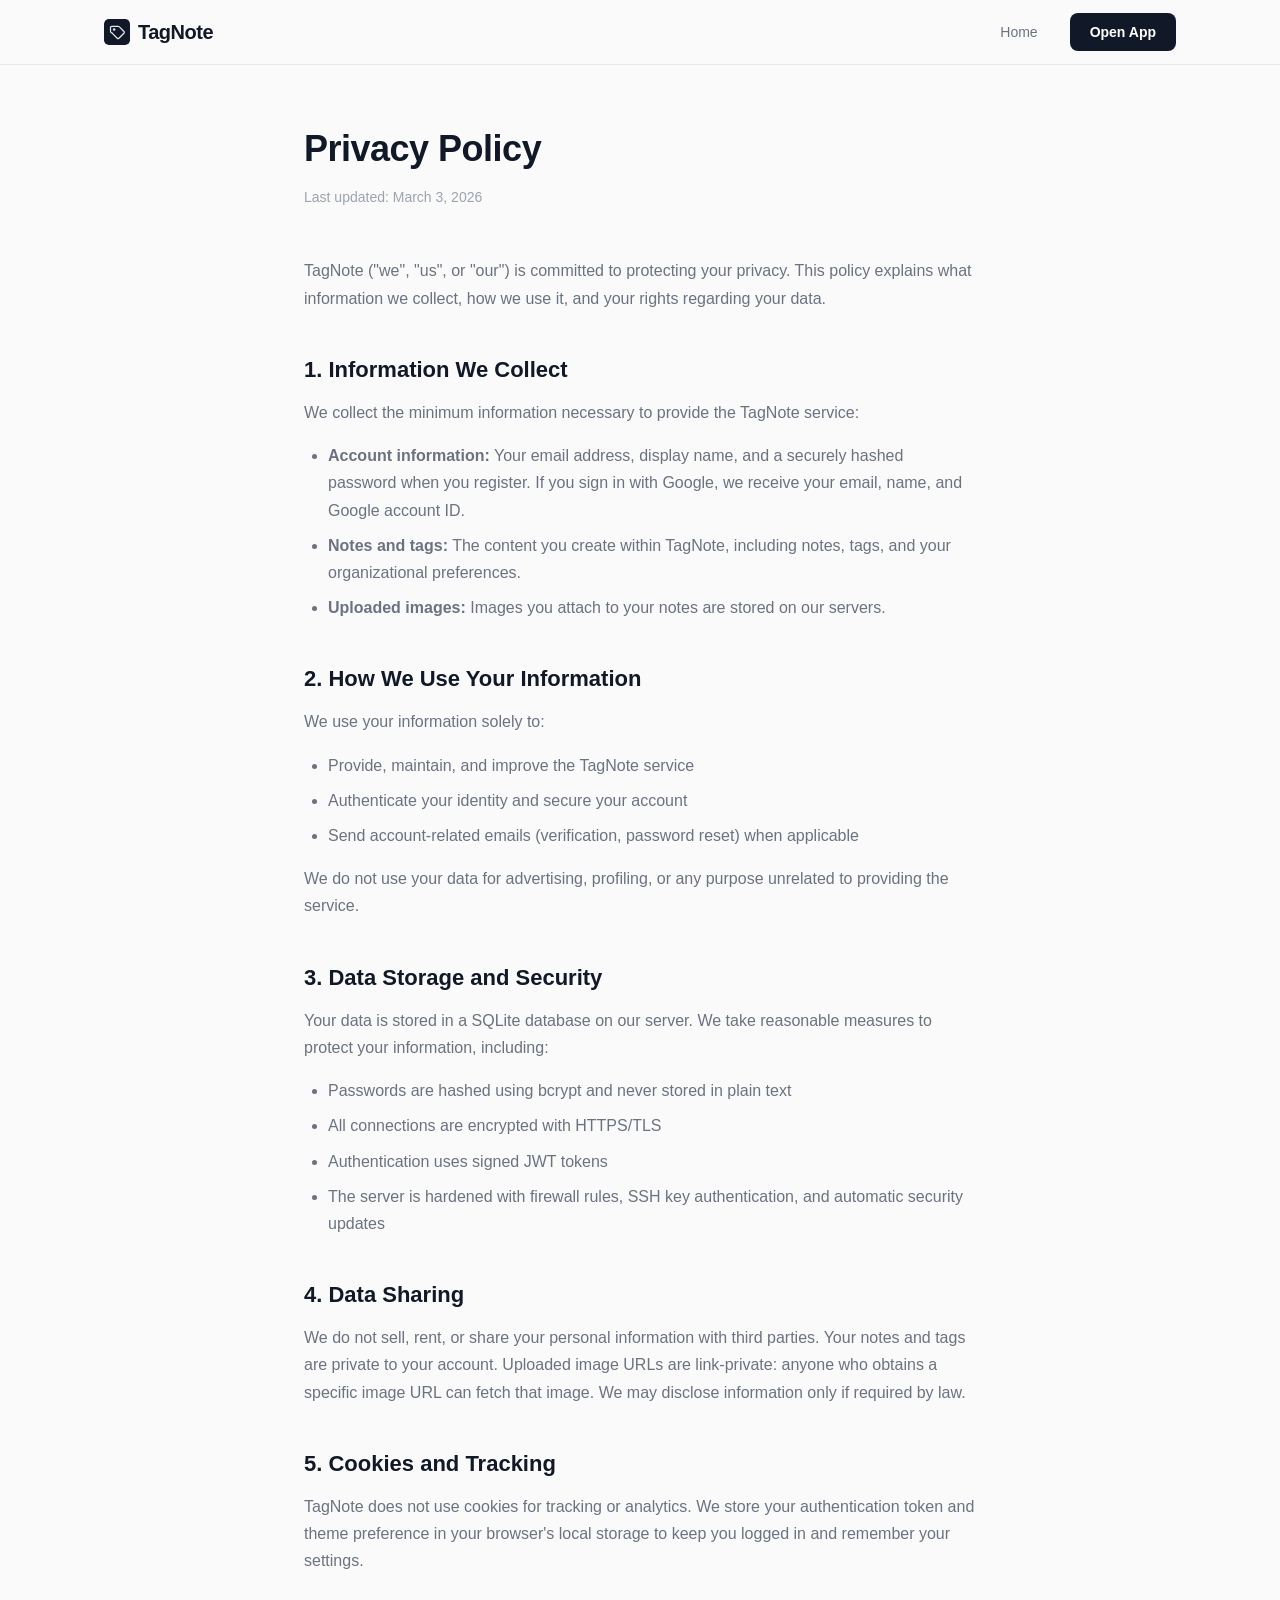
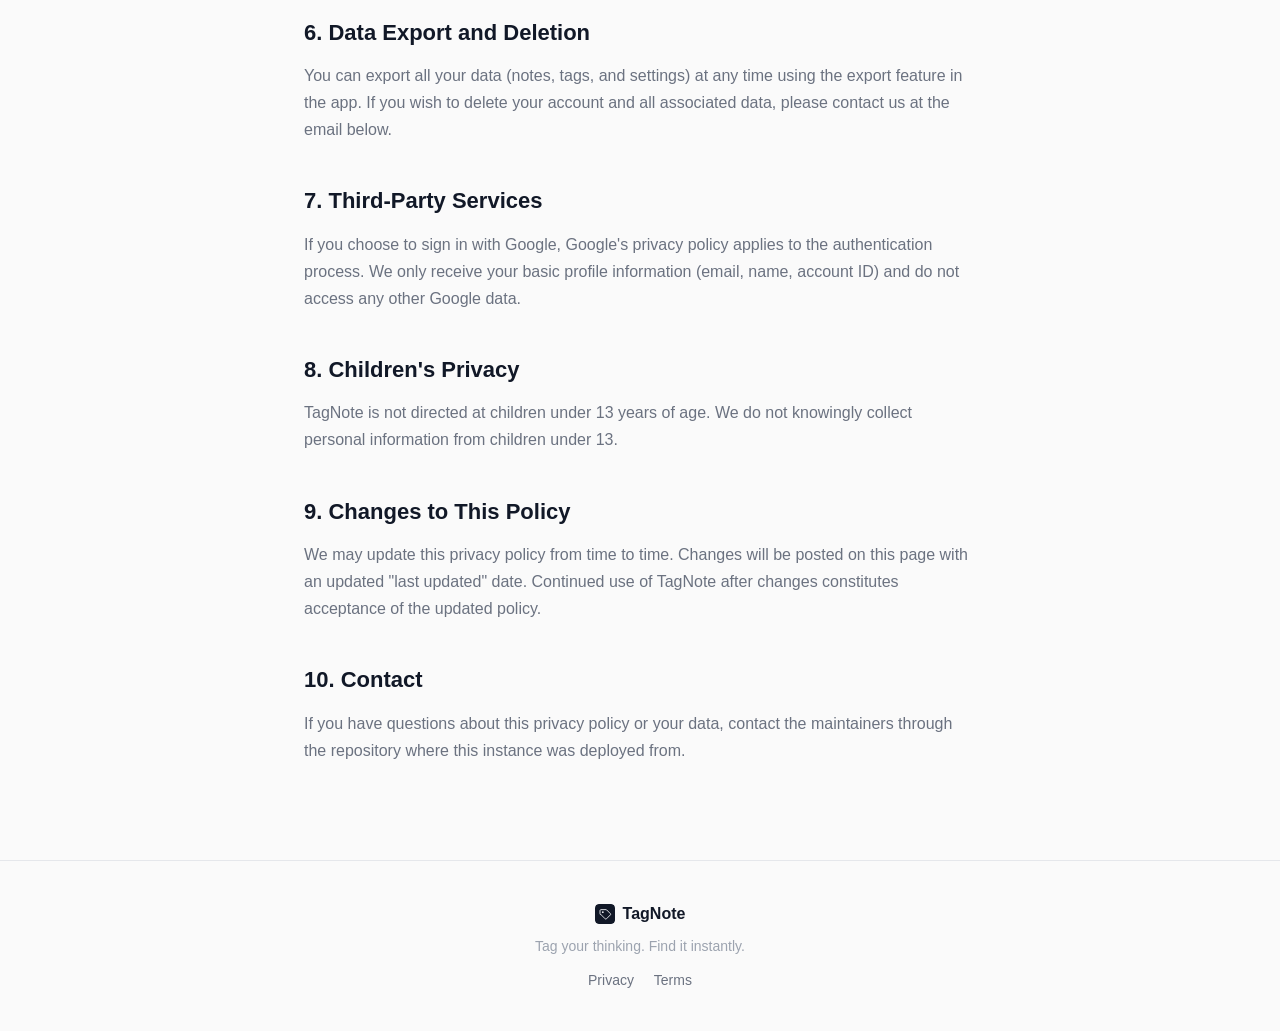
<file: web/privacy.html>
<!DOCTYPE html>
<html lang="en">
<head>
    <meta charset="UTF-8">
    <meta name="viewport" content="width=device-width, initial-scale=1.0">
    <meta name="theme-color" content="#ffffff">
    <title>Privacy Policy — TagNote</title>
    <meta name="description" content="TagNote privacy policy. How we handle your data, what we collect, and your rights.">
    <link rel="icon" href="/favicon.svg" type="image/svg+xml">
    <link rel="apple-touch-icon" href="/icon-192.svg">
    <style>
        *, *::before, *::after { margin: 0; padding: 0; box-sizing: border-box; }

        :root {
            --bg: #fafafa;
            --bg-card: #ffffff;
            --text: #111827;
            --text-secondary: #6b7280;
            --text-muted: #9ca3af;
            --accent: #111827;
            --accent-hover: #374151;
            --border: #e5e7eb;
        }

        html { scroll-behavior: smooth; }

        body {
            font-family: -apple-system, BlinkMacSystemFont, 'Segoe UI', Roboto, 'Helvetica Neue', Arial, sans-serif;
            color: var(--text);
            background: var(--bg);
            line-height: 1.6;
            -webkit-font-smoothing: antialiased;
        }

        /* ===== Nav ===== */
        .nav {
            position: fixed;
            top: 0;
            left: 0;
            right: 0;
            z-index: 100;
            background: rgba(250, 250, 250, 0.85);
            backdrop-filter: blur(12px);
            border-bottom: 1px solid var(--border);
        }
        .nav-inner {
            max-width: 1120px;
            margin: 0 auto;
            padding: 0 24px;
            height: 64px;
            display: flex;
            align-items: center;
            justify-content: space-between;
        }
        .nav-brand {
            font-size: 20px;
            font-weight: 800;
            letter-spacing: -0.5px;
            color: var(--text);
            text-decoration: none;
            display: flex;
            align-items: center;
            gap: 8px;
        }
        .nav-brand svg {
            flex-shrink: 0;
            border-radius: 4px;
        }
        .nav-links { display: flex; gap: 32px; align-items: center; }
        .nav-links a {
            font-size: 14px;
            color: var(--text-secondary);
            text-decoration: none;
            font-weight: 500;
            transition: color 0.15s;
        }
        .nav-links a:hover { color: var(--text); }
        .nav-cta {
            background: var(--accent) !important;
            color: #fff !important;
            padding: 8px 20px;
            border-radius: 8px;
            font-weight: 600 !important;
            transition: background 0.15s;
        }
        .nav-cta:hover { background: var(--accent-hover) !important; }

        /* ===== Content ===== */
        .content {
            max-width: 720px;
            margin: 0 auto;
            padding: 120px 24px 80px;
        }
        .content h1 {
            font-size: 36px;
            font-weight: 800;
            letter-spacing: -0.5px;
            margin-bottom: 8px;
        }
        .content .last-updated {
            font-size: 14px;
            color: var(--text-muted);
            margin-bottom: 48px;
        }
        .content h2 {
            font-size: 22px;
            font-weight: 700;
            margin-top: 40px;
            margin-bottom: 12px;
        }
        .content p {
            font-size: 16px;
            color: var(--text-secondary);
            margin-bottom: 16px;
            line-height: 1.7;
        }
        .content ul {
            margin-bottom: 16px;
            padding-left: 24px;
        }
        .content li {
            font-size: 16px;
            color: var(--text-secondary);
            margin-bottom: 8px;
            line-height: 1.7;
        }
        .content a {
            color: var(--accent);
            text-decoration: underline;
        }
        .content a:hover {
            color: var(--accent-hover);
        }

        /* ===== Footer ===== */
        .footer {
            border-top: 1px solid var(--border);
            padding: 40px 24px;
            text-align: center;
        }
        .footer-brand {
            display: inline-flex;
            align-items: center;
            gap: 8px;
            margin-bottom: 8px;
        }
        .footer-brand svg {
            border-radius: 4px;
        }
        .footer-brand span {
            font-size: 16px;
            font-weight: 700;
            color: var(--text);
        }
        .footer p {
            font-size: 14px;
            color: var(--text-muted);
        }
        .footer a {
            color: var(--text-secondary);
            text-decoration: none;
        }
        .footer a:hover { color: var(--text); }
        .footer-links {
            margin-top: 12px;
            font-size: 14px;
        }
        .footer-links a {
            margin: 0 8px;
        }

        @media (max-width: 768px) {
            .nav-links a:not(.nav-cta) { display: none; }
        }
    </style>
</head>
<body>

<!-- Nav -->
<nav class="nav">
    <div class="nav-inner">
        <a href="/" class="nav-brand">
            <svg width="26" height="26" viewBox="0 0 32 32"><rect width="32" height="32" rx="6" fill="#111827"/><path d="M8 10.5C8 9.67 8.67 9 9.5 9H17.59c.4 0 .78.16 1.06.44l5.91 5.91a1.5 1.5 0 010 2.12l-6.21 6.21a1.5 1.5 0 01-2.12 0l-5.91-5.91A1.5 1.5 0 019.88 17H9.5A1.5 1.5 0 018 15.5V10.5z" fill="none" stroke="#e5e7eb" stroke-width="1.5"/><circle cx="12.5" cy="13" r="1.5" fill="#e5e7eb"/></svg>
            TagNote
        </a>
        <div class="nav-links">
            <a href="/">Home</a>
            <a href="/app" class="nav-cta">Open App</a>
        </div>
    </div>
</nav>

<!-- Privacy Policy -->
<div class="content">
    <h1>Privacy Policy</h1>
    <p class="last-updated">Last updated: March 3, 2026</p>

    <p>TagNote ("we", "us", or "our") is committed to protecting your privacy. This policy explains what information we collect, how we use it, and your rights regarding your data.</p>

    <h2>1. Information We Collect</h2>
    <p>We collect the minimum information necessary to provide the TagNote service:</p>
    <ul>
        <li><strong>Account information:</strong> Your email address, display name, and a securely hashed password when you register. If you sign in with Google, we receive your email, name, and Google account ID.</li>
        <li><strong>Notes and tags:</strong> The content you create within TagNote, including notes, tags, and your organizational preferences.</li>
        <li><strong>Uploaded images:</strong> Images you attach to your notes are stored on our servers.</li>
    </ul>

    <h2>2. How We Use Your Information</h2>
    <p>We use your information solely to:</p>
    <ul>
        <li>Provide, maintain, and improve the TagNote service</li>
        <li>Authenticate your identity and secure your account</li>
        <li>Send account-related emails (verification, password reset) when applicable</li>
    </ul>
    <p>We do not use your data for advertising, profiling, or any purpose unrelated to providing the service.</p>

    <h2>3. Data Storage and Security</h2>
    <p>Your data is stored in a SQLite database on our server. We take reasonable measures to protect your information, including:</p>
    <ul>
        <li>Passwords are hashed using bcrypt and never stored in plain text</li>
        <li>All connections are encrypted with HTTPS/TLS</li>
        <li>Authentication uses signed JWT tokens</li>
        <li>The server is hardened with firewall rules, SSH key authentication, and automatic security updates</li>
    </ul>

    <h2>4. Data Sharing</h2>
    <p>We do not sell, rent, or share your personal information with third parties. Your notes and tags are private to your account. Uploaded image URLs are link-private: anyone who obtains a specific image URL can fetch that image. We may disclose information only if required by law.</p>

    <h2>5. Cookies and Tracking</h2>
    <p>TagNote does not use cookies for tracking or analytics. We store your authentication token and theme preference in your browser's local storage to keep you logged in and remember your settings.</p>

    <h2>6. Data Export and Deletion</h2>
    <p>You can export all your data (notes, tags, and settings) at any time using the export feature in the app. If you wish to delete your account and all associated data, please contact us at the email below.</p>

    <h2>7. Third-Party Services</h2>
    <p>If you choose to sign in with Google, Google's privacy policy applies to the authentication process. We only receive your basic profile information (email, name, account ID) and do not access any other Google data.</p>

    <h2>8. Children's Privacy</h2>
    <p>TagNote is not directed at children under 13 years of age. We do not knowingly collect personal information from children under 13.</p>

    <h2>9. Changes to This Policy</h2>
    <p>We may update this privacy policy from time to time. Changes will be posted on this page with an updated "last updated" date. Continued use of TagNote after changes constitutes acceptance of the updated policy.</p>

    <h2>10. Contact</h2>
    <p>If you have questions about this privacy policy or your data, contact the maintainers through the repository where this instance was deployed from.</p>
</div>

<!-- Footer -->
<footer class="footer">
    <div class="footer-brand">
        <svg width="20" height="20" viewBox="0 0 32 32"><rect width="32" height="32" rx="6" fill="#111827"/><path d="M8 10.5C8 9.67 8.67 9 9.5 9H17.59c.4 0 .78.16 1.06.44l5.91 5.91a1.5 1.5 0 010 2.12l-6.21 6.21a1.5 1.5 0 01-2.12 0l-5.91-5.91A1.5 1.5 0 019.88 17H9.5A1.5 1.5 0 018 15.5V10.5z" fill="none" stroke="#e5e7eb" stroke-width="1.5"/><circle cx="12.5" cy="13" r="1.5" fill="#e5e7eb"/></svg>
        <span>TagNote</span>
    </div>
    <p>Tag your thinking. Find it instantly.</p>
    <div class="footer-links">
        <a href="/privacy">Privacy</a>
        <a href="/terms">Terms</a>
    </div>
</footer>

</body>
</html>
</file>
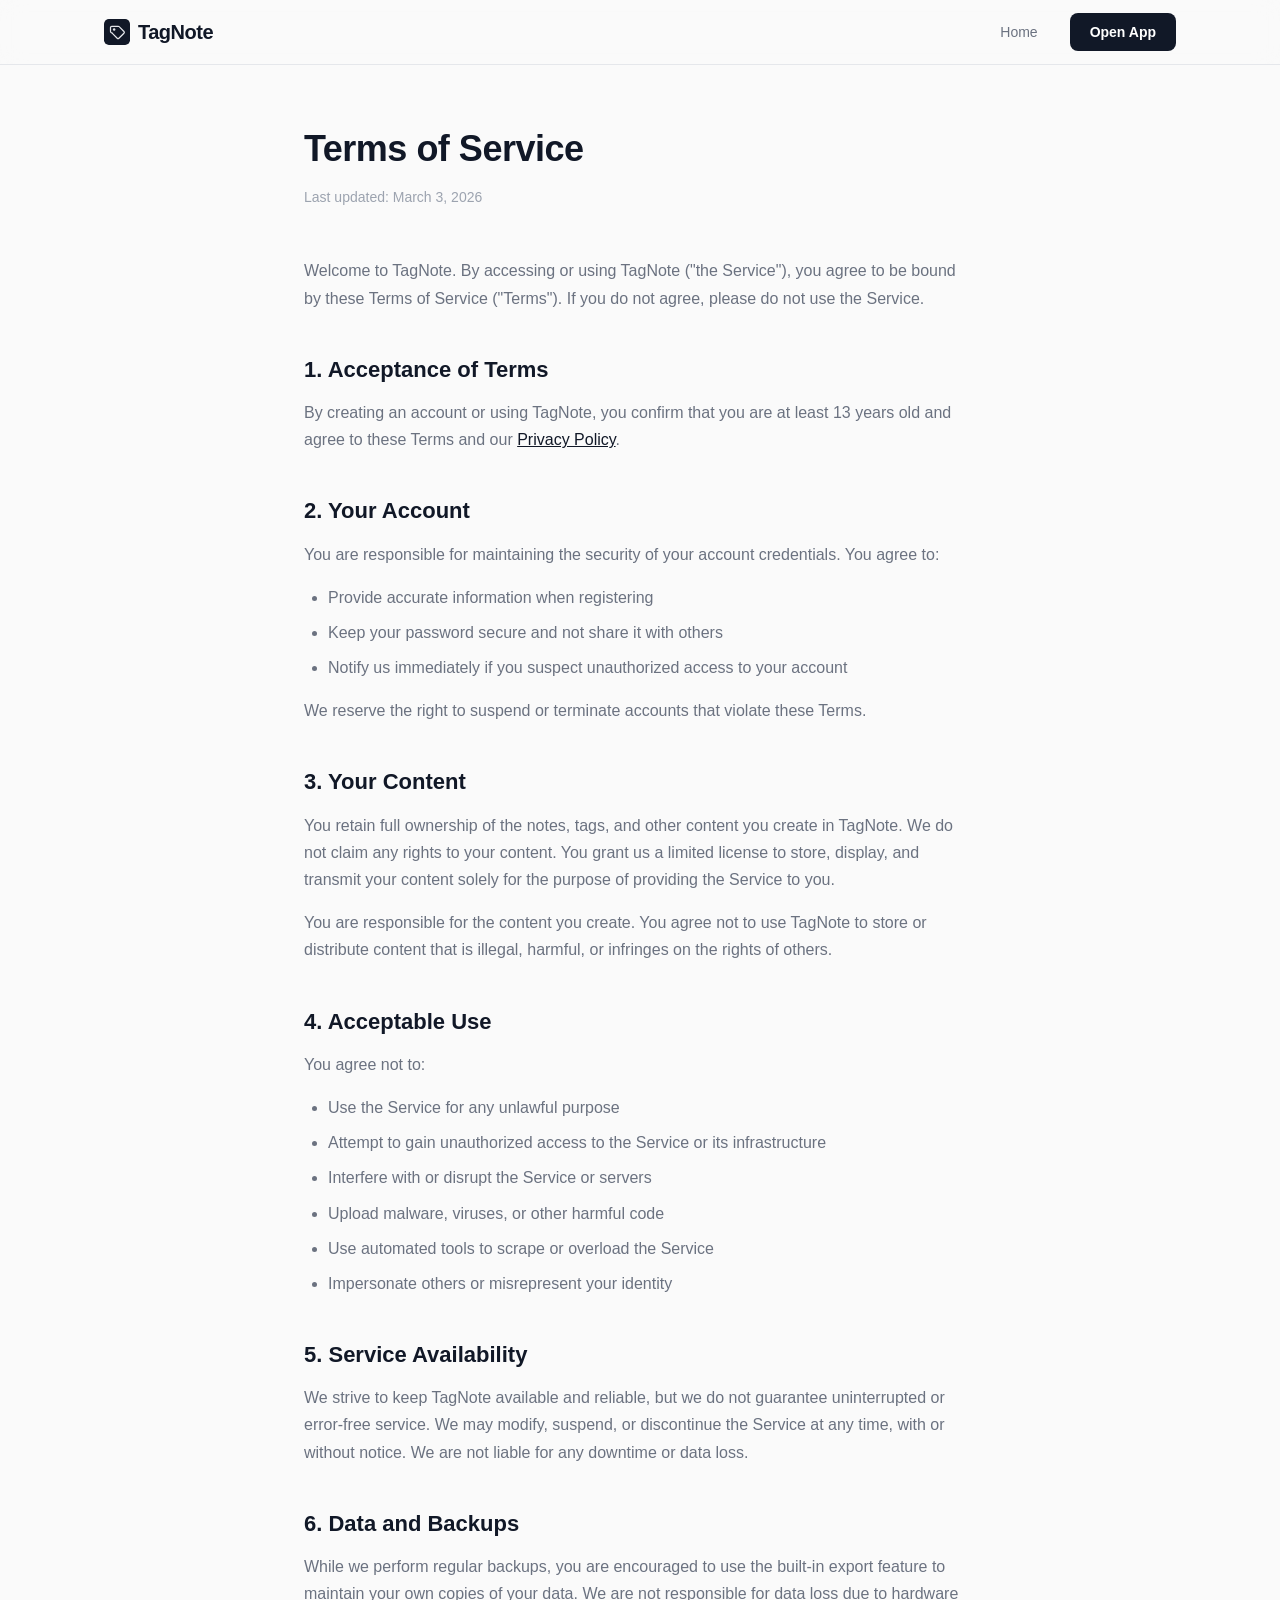
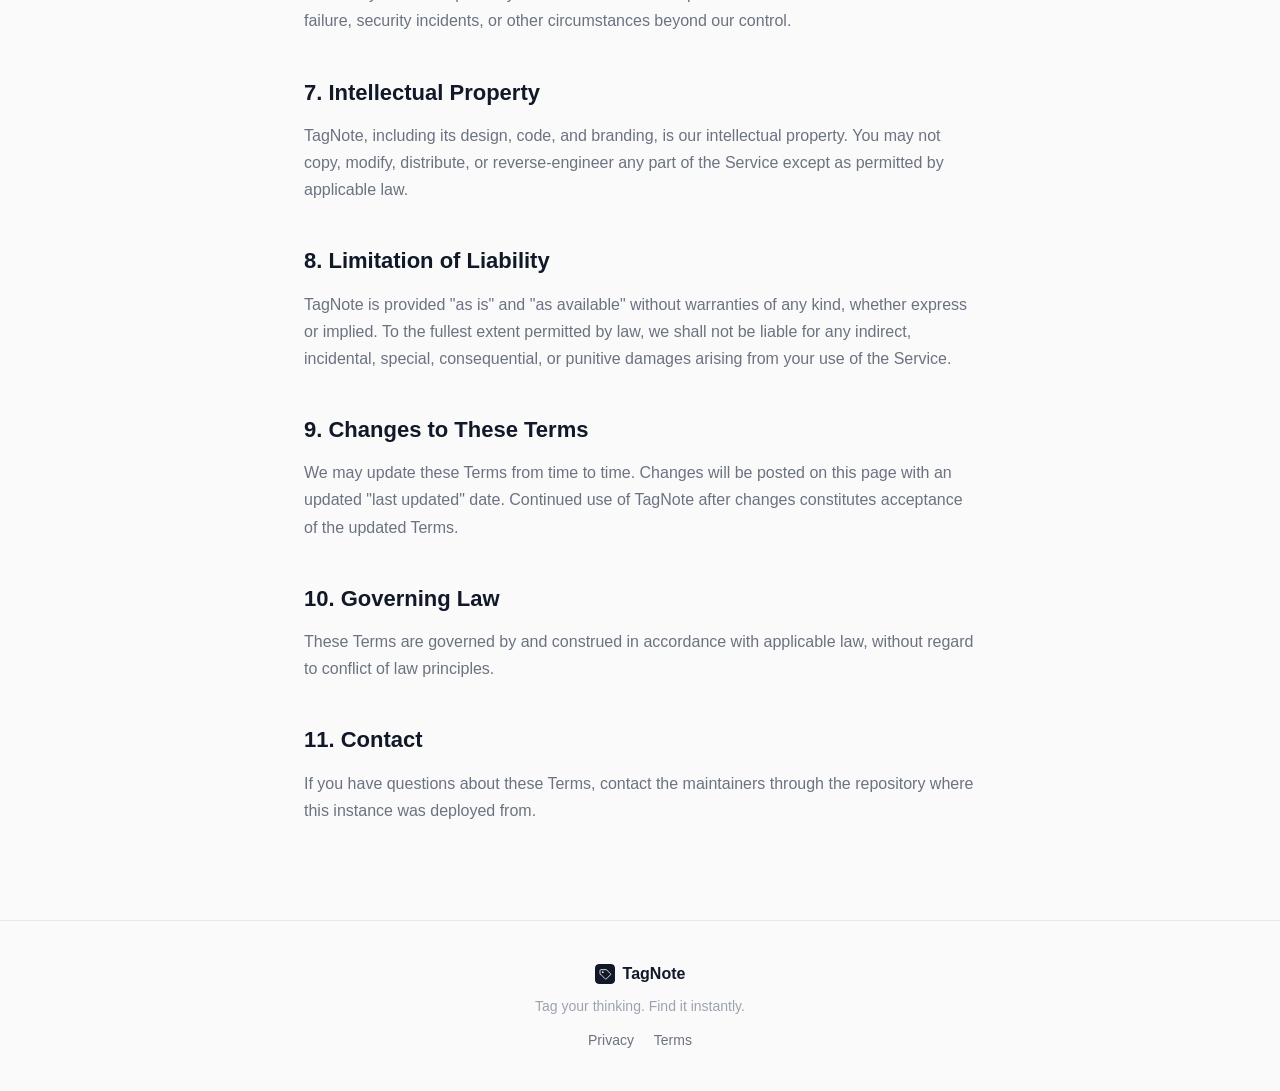
<file: web/terms.html>
<!DOCTYPE html>
<html lang="en">
<head>
    <meta charset="UTF-8">
    <meta name="viewport" content="width=device-width, initial-scale=1.0">
    <meta name="theme-color" content="#ffffff">
    <title>Terms of Service — TagNote</title>
    <meta name="description" content="TagNote terms of service. The rules and guidelines for using TagNote.">
    <link rel="icon" href="/favicon.svg" type="image/svg+xml">
    <link rel="apple-touch-icon" href="/icon-192.svg">
    <style>
        *, *::before, *::after { margin: 0; padding: 0; box-sizing: border-box; }

        :root {
            --bg: #fafafa;
            --bg-card: #ffffff;
            --text: #111827;
            --text-secondary: #6b7280;
            --text-muted: #9ca3af;
            --accent: #111827;
            --accent-hover: #374151;
            --border: #e5e7eb;
        }

        html { scroll-behavior: smooth; }

        body {
            font-family: -apple-system, BlinkMacSystemFont, 'Segoe UI', Roboto, 'Helvetica Neue', Arial, sans-serif;
            color: var(--text);
            background: var(--bg);
            line-height: 1.6;
            -webkit-font-smoothing: antialiased;
        }

        /* ===== Nav ===== */
        .nav {
            position: fixed;
            top: 0;
            left: 0;
            right: 0;
            z-index: 100;
            background: rgba(250, 250, 250, 0.85);
            backdrop-filter: blur(12px);
            border-bottom: 1px solid var(--border);
        }
        .nav-inner {
            max-width: 1120px;
            margin: 0 auto;
            padding: 0 24px;
            height: 64px;
            display: flex;
            align-items: center;
            justify-content: space-between;
        }
        .nav-brand {
            font-size: 20px;
            font-weight: 800;
            letter-spacing: -0.5px;
            color: var(--text);
            text-decoration: none;
            display: flex;
            align-items: center;
            gap: 8px;
        }
        .nav-brand svg {
            flex-shrink: 0;
            border-radius: 4px;
        }
        .nav-links { display: flex; gap: 32px; align-items: center; }
        .nav-links a {
            font-size: 14px;
            color: var(--text-secondary);
            text-decoration: none;
            font-weight: 500;
            transition: color 0.15s;
        }
        .nav-links a:hover { color: var(--text); }
        .nav-cta {
            background: var(--accent) !important;
            color: #fff !important;
            padding: 8px 20px;
            border-radius: 8px;
            font-weight: 600 !important;
            transition: background 0.15s;
        }
        .nav-cta:hover { background: var(--accent-hover) !important; }

        /* ===== Content ===== */
        .content {
            max-width: 720px;
            margin: 0 auto;
            padding: 120px 24px 80px;
        }
        .content h1 {
            font-size: 36px;
            font-weight: 800;
            letter-spacing: -0.5px;
            margin-bottom: 8px;
        }
        .content .last-updated {
            font-size: 14px;
            color: var(--text-muted);
            margin-bottom: 48px;
        }
        .content h2 {
            font-size: 22px;
            font-weight: 700;
            margin-top: 40px;
            margin-bottom: 12px;
        }
        .content p {
            font-size: 16px;
            color: var(--text-secondary);
            margin-bottom: 16px;
            line-height: 1.7;
        }
        .content ul {
            margin-bottom: 16px;
            padding-left: 24px;
        }
        .content li {
            font-size: 16px;
            color: var(--text-secondary);
            margin-bottom: 8px;
            line-height: 1.7;
        }
        .content a {
            color: var(--accent);
            text-decoration: underline;
        }
        .content a:hover {
            color: var(--accent-hover);
        }

        /* ===== Footer ===== */
        .footer {
            border-top: 1px solid var(--border);
            padding: 40px 24px;
            text-align: center;
        }
        .footer-brand {
            display: inline-flex;
            align-items: center;
            gap: 8px;
            margin-bottom: 8px;
        }
        .footer-brand svg {
            border-radius: 4px;
        }
        .footer-brand span {
            font-size: 16px;
            font-weight: 700;
            color: var(--text);
        }
        .footer p {
            font-size: 14px;
            color: var(--text-muted);
        }
        .footer a {
            color: var(--text-secondary);
            text-decoration: none;
        }
        .footer a:hover { color: var(--text); }
        .footer-links {
            margin-top: 12px;
            font-size: 14px;
        }
        .footer-links a {
            margin: 0 8px;
        }

        @media (max-width: 768px) {
            .nav-links a:not(.nav-cta) { display: none; }
        }
    </style>
</head>
<body>

<!-- Nav -->
<nav class="nav">
    <div class="nav-inner">
        <a href="/" class="nav-brand">
            <svg width="26" height="26" viewBox="0 0 32 32"><rect width="32" height="32" rx="6" fill="#111827"/><path d="M8 10.5C8 9.67 8.67 9 9.5 9H17.59c.4 0 .78.16 1.06.44l5.91 5.91a1.5 1.5 0 010 2.12l-6.21 6.21a1.5 1.5 0 01-2.12 0l-5.91-5.91A1.5 1.5 0 019.88 17H9.5A1.5 1.5 0 018 15.5V10.5z" fill="none" stroke="#e5e7eb" stroke-width="1.5"/><circle cx="12.5" cy="13" r="1.5" fill="#e5e7eb"/></svg>
            TagNote
        </a>
        <div class="nav-links">
            <a href="/">Home</a>
            <a href="/app" class="nav-cta">Open App</a>
        </div>
    </div>
</nav>

<!-- Terms of Service -->
<div class="content">
    <h1>Terms of Service</h1>
    <p class="last-updated">Last updated: March 3, 2026</p>

    <p>Welcome to TagNote. By accessing or using TagNote ("the Service"), you agree to be bound by these Terms of Service ("Terms"). If you do not agree, please do not use the Service.</p>

    <h2>1. Acceptance of Terms</h2>
    <p>By creating an account or using TagNote, you confirm that you are at least 13 years old and agree to these Terms and our <a href="/privacy">Privacy Policy</a>.</p>

    <h2>2. Your Account</h2>
    <p>You are responsible for maintaining the security of your account credentials. You agree to:</p>
    <ul>
        <li>Provide accurate information when registering</li>
        <li>Keep your password secure and not share it with others</li>
        <li>Notify us immediately if you suspect unauthorized access to your account</li>
    </ul>
    <p>We reserve the right to suspend or terminate accounts that violate these Terms.</p>

    <h2>3. Your Content</h2>
    <p>You retain full ownership of the notes, tags, and other content you create in TagNote. We do not claim any rights to your content. You grant us a limited license to store, display, and transmit your content solely for the purpose of providing the Service to you.</p>
    <p>You are responsible for the content you create. You agree not to use TagNote to store or distribute content that is illegal, harmful, or infringes on the rights of others.</p>

    <h2>4. Acceptable Use</h2>
    <p>You agree not to:</p>
    <ul>
        <li>Use the Service for any unlawful purpose</li>
        <li>Attempt to gain unauthorized access to the Service or its infrastructure</li>
        <li>Interfere with or disrupt the Service or servers</li>
        <li>Upload malware, viruses, or other harmful code</li>
        <li>Use automated tools to scrape or overload the Service</li>
        <li>Impersonate others or misrepresent your identity</li>
    </ul>

    <h2>5. Service Availability</h2>
    <p>We strive to keep TagNote available and reliable, but we do not guarantee uninterrupted or error-free service. We may modify, suspend, or discontinue the Service at any time, with or without notice. We are not liable for any downtime or data loss.</p>

    <h2>6. Data and Backups</h2>
    <p>While we perform regular backups, you are encouraged to use the built-in export feature to maintain your own copies of your data. We are not responsible for data loss due to hardware failure, security incidents, or other circumstances beyond our control.</p>

    <h2>7. Intellectual Property</h2>
    <p>TagNote, including its design, code, and branding, is our intellectual property. You may not copy, modify, distribute, or reverse-engineer any part of the Service except as permitted by applicable law.</p>

    <h2>8. Limitation of Liability</h2>
    <p>TagNote is provided "as is" and "as available" without warranties of any kind, whether express or implied. To the fullest extent permitted by law, we shall not be liable for any indirect, incidental, special, consequential, or punitive damages arising from your use of the Service.</p>

    <h2>9. Changes to These Terms</h2>
    <p>We may update these Terms from time to time. Changes will be posted on this page with an updated "last updated" date. Continued use of TagNote after changes constitutes acceptance of the updated Terms.</p>

    <h2>10. Governing Law</h2>
    <p>These Terms are governed by and construed in accordance with applicable law, without regard to conflict of law principles.</p>

    <h2>11. Contact</h2>
    <p>If you have questions about these Terms, contact the maintainers through the repository where this instance was deployed from.</p>
</div>

<!-- Footer -->
<footer class="footer">
    <div class="footer-brand">
        <svg width="20" height="20" viewBox="0 0 32 32"><rect width="32" height="32" rx="6" fill="#111827"/><path d="M8 10.5C8 9.67 8.67 9 9.5 9H17.59c.4 0 .78.16 1.06.44l5.91 5.91a1.5 1.5 0 010 2.12l-6.21 6.21a1.5 1.5 0 01-2.12 0l-5.91-5.91A1.5 1.5 0 019.88 17H9.5A1.5 1.5 0 018 15.5V10.5z" fill="none" stroke="#e5e7eb" stroke-width="1.5"/><circle cx="12.5" cy="13" r="1.5" fill="#e5e7eb"/></svg>
        <span>TagNote</span>
    </div>
    <p>Tag your thinking. Find it instantly.</p>
    <div class="footer-links">
        <a href="/privacy">Privacy</a>
        <a href="/terms">Terms</a>
    </div>
</footer>

</body>
</html>
</file>
